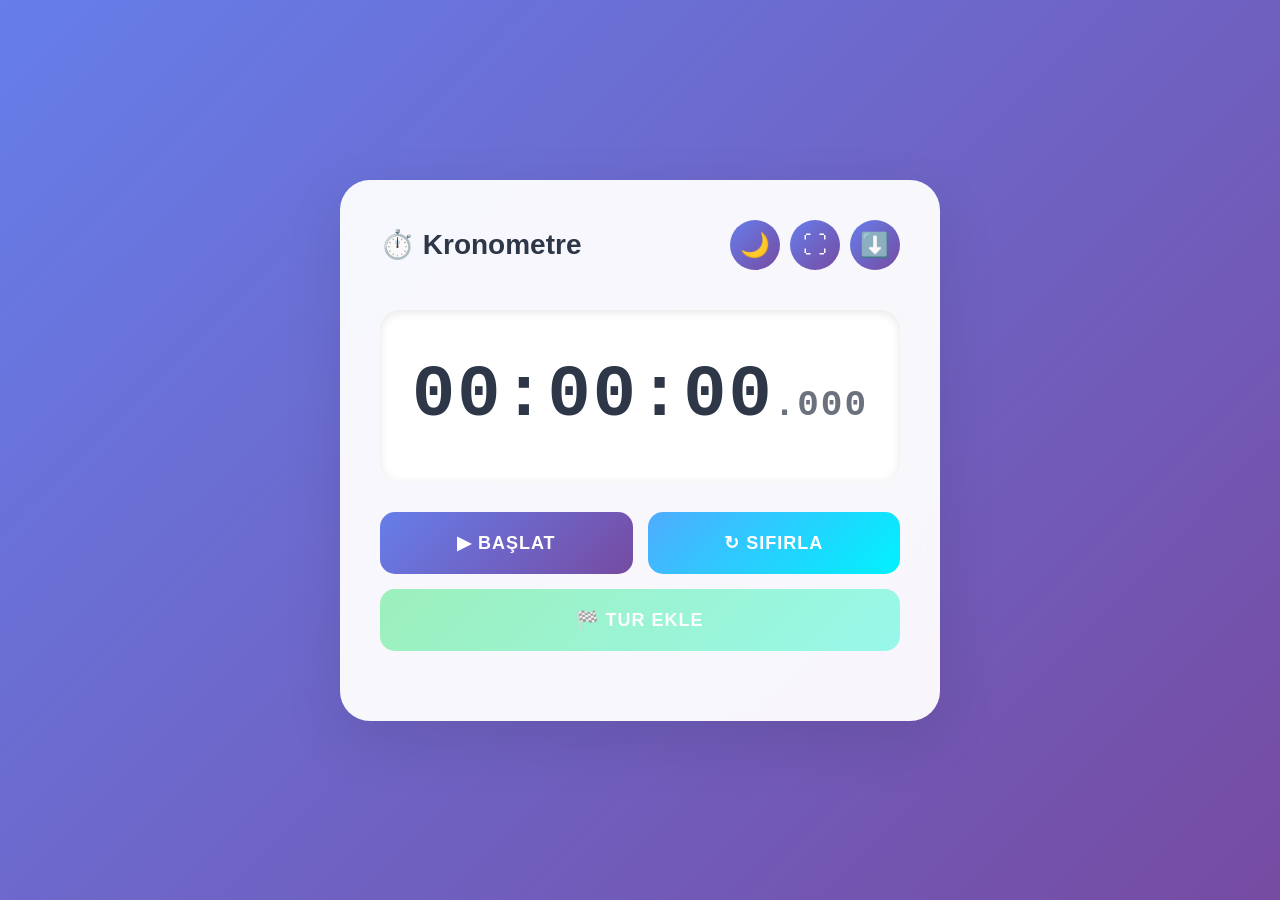
<file: index.html>
<!DOCTYPE html>
<html lang="tr">
<head>
    <meta charset="UTF-8">
    <meta name="viewport" content="width=device-width, initial-scale=1.0">
    <meta name="description" content="Modern, hızlı ve kullanıcı dostu kronometre uygulaması. Tur zamanı, CSV indirme ve offline çalışma özelliği.">
    <meta name="keywords" content="kronometre, stopwatch, zamanlayıcı, timer, tur zamanı">
    <meta property="og:title" content="Modern Kronometre">
    <meta property="og:description" content="Profesyonel kronometre uygulaması - Milisaniye hassasiyetinde">
    <meta property="og:type" content="website">
    <meta name="theme-color" content="#667eea">
    <link rel="manifest" href="[data-uri]">
    <title>Modern Kronometre ⏱️</title>
    <style>
        /* CSS Reset ve Base Styles */
        * {
            margin: 0;
            padding: 0;
            box-sizing: border-box;
        }

        :root {
            /* Light Theme Colors */
            --bg-primary: linear-gradient(135deg, #667eea 0%, #764ba2 100%);
            --bg-secondary: #ffffff;
            --text-primary: #2d3748;
            --text-secondary: #718096;
            --card-bg: rgba(255, 255, 255, 0.95);
            --shadow: rgba(0, 0, 0, 0.1);
            --btn-start: linear-gradient(135deg, #667eea 0%, #764ba2 100%);
            --btn-stop: linear-gradient(135deg, #f093fb 0%, #f5576c 100%);
            --btn-reset: linear-gradient(135deg, #4facfe 0%, #00f2fe 100%);
            --btn-lap: linear-gradient(135deg, #43e97b 0%, #38f9d7 100%);
            --lap-odd: #f7fafc;
            --lap-even: #edf2f7;
        }

        [data-theme="dark"] {
            /* Dark Theme Colors */
            --bg-primary: linear-gradient(135deg, #1a1a2e 0%, #16213e 100%);
            --bg-secondary: #0f0f1e;
            --text-primary: #e2e8f0;
            --text-secondary: #a0aec0;
            --card-bg: rgba(26, 32, 44, 0.95);
            --shadow: rgba(0, 0, 0, 0.5);
            --lap-odd: #2d3748;
            --lap-even: #1a202c;
        }

        body {
            font-family: -apple-system, BlinkMacSystemFont, 'Segoe UI', Roboto, Oxygen, Ubuntu, sans-serif;
            background: var(--bg-primary);
            min-height: 100vh;
            display: flex;
            align-items: center;
            justify-content: center;
            padding: 20px;
            color: var(--text-primary);
            transition: background 0.5s ease;
        }

        /* Main Container */
        .container {
            background: var(--card-bg);
            backdrop-filter: blur(10px);
            border-radius: 30px;
            padding: 40px;
            box-shadow: 0 20px 60px var(--shadow);
            max-width: 600px;
            width: 100%;
            transition: all 0.3s ease;
        }

        /* Header */
        .header {
            display: flex;
            justify-content: space-between;
            align-items: center;
            margin-bottom: 40px;
        }

        .header h1 {
            font-size: 28px;
            font-weight: 700;
            color: var(--text-primary);
            display: flex;
            align-items: center;
            gap: 10px;
        }

        .controls-top {
            display: flex;
            gap: 10px;
        }

        /* Theme Toggle Button */
        .theme-toggle, .fullscreen-btn, .download-btn {
            width: 50px;
            height: 50px;
            border-radius: 50%;
            border: none;
            background: var(--btn-start);
            color: white;
            font-size: 24px;
            cursor: pointer;
            transition: all 0.3s ease;
            display: flex;
            align-items: center;
            justify-content: center;
        }

        .theme-toggle:hover, .fullscreen-btn:hover, .download-btn:hover {
            transform: scale(1.1);
            box-shadow: 0 5px 20px rgba(102, 126, 234, 0.4);
        }

        .theme-toggle:active, .fullscreen-btn:active, .download-btn:active {
            transform: scale(0.95);
        }

        /* Display Area */
        .display {
            background: var(--bg-secondary);
            border-radius: 20px;
            padding: 50px 30px;
            margin-bottom: 30px;
            text-align: center;
            box-shadow: inset 0 2px 10px var(--shadow);
        }

        .time {
            font-family: 'Courier New', monospace;
            font-size: 72px;
            font-weight: 700;
            color: var(--text-primary);
            letter-spacing: 2px;
            line-height: 1;
        }

        .milliseconds {
            font-size: 36px;
            opacity: 0.7;
        }

        /* Buttons Container */
        .buttons {
            display: grid;
            grid-template-columns: repeat(2, 1fr);
            gap: 15px;
            margin-bottom: 30px;
        }

        .btn {
            padding: 20px;
            border: none;
            border-radius: 15px;
            font-size: 18px;
            font-weight: 600;
            color: white;
            cursor: pointer;
            transition: all 0.3s ease;
            text-transform: uppercase;
            letter-spacing: 1px;
            position: relative;
            overflow: hidden;
        }

        .btn::before {
            content: '';
            position: absolute;
            top: 50%;
            left: 50%;
            width: 0;
            height: 0;
            border-radius: 50%;
            background: rgba(255, 255, 255, 0.3);
            transform: translate(-50%, -50%);
            transition: width 0.6s, height 0.6s;
        }

        .btn:hover::before {
            width: 300px;
            height: 300px;
        }

        .btn:active {
            transform: scale(0.95);
        }

        .btn-start {
            background: var(--btn-start);
        }

        .btn-stop {
            background: var(--btn-stop);
        }

        .btn-reset {
            background: var(--btn-reset);
        }

        .btn-lap {
            background: var(--btn-lap);
            grid-column: span 2;
        }

        .btn:disabled {
            opacity: 0.5;
            cursor: not-allowed;
        }

        /* Lap Times Section */
        .laps-section {
            margin-top: 30px;
        }

        .laps-header {
            display: flex;
            justify-content: space-between;
            align-items: center;
            margin-bottom: 15px;
        }

        .laps-header h3 {
            color: var(--text-primary);
            font-size: 20px;
        }

        .laps-list {
            max-height: 300px;
            overflow-y: auto;
            border-radius: 15px;
            background: var(--bg-secondary);
            padding: 10px;
        }

        .laps-list::-webkit-scrollbar {
            width: 8px;
        }

        .laps-list::-webkit-scrollbar-track {
            background: transparent;
        }

        .laps-list::-webkit-scrollbar-thumb {
            background: var(--btn-start);
            border-radius: 10px;
        }

        .lap-item {
            display: grid;
            grid-template-columns: 60px 1fr 1fr;
            gap: 15px;
            padding: 15px;
            border-radius: 10px;
            margin-bottom: 8px;
            animation: slideIn 0.3s ease;
            font-family: 'Courier New', monospace;
        }

        .lap-item:nth-child(odd) {
            background: var(--lap-odd);
        }

        .lap-item:nth-child(even) {
            background: var(--lap-even);
        }

        .lap-number {
            font-weight: 700;
            color: #667eea;
        }

        .lap-time, .lap-total {
            color: var(--text-primary);
        }

        @keyframes slideIn {
            from {
                opacity: 0;
                transform: translateY(-10px);
            }
            to {
                opacity: 1;
                transform: translateY(0);
            }
        }

        /* Empty State */
        .empty-state {
            text-align: center;
            padding: 40px;
            color: var(--text-secondary);
            font-style: italic;
        }

        /* Responsive Design */
        @media (max-width: 768px) {
            .container {
                padding: 25px;
                border-radius: 20px;
            }

            .header h1 {
                font-size: 22px;
            }

            .time {
                font-size: 56px;
            }

            .milliseconds {
                font-size: 28px;
            }

            .btn {
                padding: 18px;
                font-size: 16px;
            }

            .theme-toggle, .fullscreen-btn, .download-btn {
                width: 45px;
                height: 45px;
                font-size: 20px;
            }

            .lap-item {
                grid-template-columns: 50px 1fr 1fr;
                gap: 10px;
                padding: 12px;
                font-size: 14px;
            }
        }

        @media (max-width: 480px) {
            .container {
                padding: 20px;
            }

            .time {
                font-size: 48px;
            }

            .milliseconds {
                font-size: 24px;
            }

            .buttons {
                gap: 10px;
            }

            .btn {
                padding: 15px;
                font-size: 14px;
            }
        }

        /* Fullscreen Styles */
        .fullscreen {
            position: fixed;
            top: 0;
            left: 0;
            right: 0;
            bottom: 0;
            z-index: 9999;
            max-width: 100%;
            border-radius: 0;
            display: flex;
            flex-direction: column;
            justify-content: center;
        }

        /* Pulse Animation for Running State */
        @keyframes pulse {
            0%, 100% {
                box-shadow: 0 0 0 0 rgba(102, 126, 234, 0.7);
            }
            50% {
                box-shadow: 0 0 0 20px rgba(102, 126, 234, 0);
            }
        }

        .display.running {
            animation: pulse 2s infinite;
        }
    </style>
</head>
<body>
    <div class="container" id="mainContainer">
        <!-- Header -->
        <div class="header">
            <h1>⏱️ Kronometre</h1>
            <div class="controls-top">
                <button class="theme-toggle" id="themeToggle" title="Tema Değiştir">🌙</button>
                <button class="fullscreen-btn" id="fullscreenBtn" title="Tam Ekran">⛶</button>
                <button class="download-btn" id="downloadBtn" title="CSV İndir">⬇️</button>
            </div>
        </div>

        <!-- Display -->
        <div class="display" id="display">
            <div class="time">
                <span id="hours">00</span>:<span id="minutes">00</span>:<span id="seconds">00</span><span class="milliseconds">.<span id="milliseconds">000</span></span>
            </div>
        </div>

        <!-- Control Buttons -->
        <div class="buttons">
            <button class="btn btn-start" id="startBtn">▶ Başlat</button>
            <button class="btn btn-reset" id="resetBtn">↻ Sıfırla</button>
            <button class="btn btn-lap" id="lapBtn" disabled>🏁 Tur Ekle</button>
        </div>

        <!-- Lap Times -->
        <div class="laps-section" id="lapsSection" style="display: none;">
            <div class="laps-header">
                <h3>📊 Tur Zamanları</h3>
            </div>
            <div class="laps-list" id="lapsList">
                <div class="empty-state">Henüz tur eklenmedi</div>
            </div>
        </div>
    </div>

    <script>
        // Stopwatch Class - Modern ve performanslı kronometre yönetimi
        class Stopwatch {
            constructor() {
                this.startTime = 0;
                this.elapsedTime = 0;
                this.isRunning = false;
                this.animationId = null;
                this.laps = [];
                this.lastLapTime = 0;
                
                // Load saved state from localStorage
                this.loadState();
                
                // DOM Elements
                this.elements = {
                    hours: document.getElementById('hours'),
                    minutes: document.getElementById('minutes'),
                    seconds: document.getElementById('seconds'),
                    milliseconds: document.getElementById('milliseconds'),
                    display: document.getElementById('display'),
                    startBtn: document.getElementById('startBtn'),
                    resetBtn: document.getElementById('resetBtn'),
                    lapBtn: document.getElementById('lapBtn'),
                    lapsList: document.getElementById('lapsList'),
                    lapsSection: document.getElementById('lapsSection'),
                    themeToggle: document.getElementById('themeToggle'),
                    fullscreenBtn: document.getElementById('fullscreenBtn'),
                    downloadBtn: document.getElementById('downloadBtn'),
                    container: document.getElementById('mainContainer')
                };
                
                this.initEventListeners();
                this.updateDisplay();
                
                // Resume if was running
                if (this.isRunning) {
                    this.start();
                }
                
                // Update laps display
                if (this.laps.length > 0) {
                    this.displayLaps();
                }
            }
            
            // Event Listeners
            initEventListeners() {
                this.elements.startBtn.addEventListener('click', () => this.toggle());
                this.elements.resetBtn.addEventListener('click', () => this.reset());
                this.elements.lapBtn.addEventListener('click', () => this.addLap());
                this.elements.themeToggle.addEventListener('click', () => this.toggleTheme());
                this.elements.fullscreenBtn.addEventListener('click', () => this.toggleFullscreen());
                this.elements.downloadBtn.addEventListener('click', () => this.downloadCSV());
                
                // Keyboard shortcuts
                document.addEventListener('keydown', (e) => {
                    if (e.code === 'Space') {
                        e.preventDefault();
                        this.toggle();
                    } else if (e.code === 'KeyR') {
                        this.reset();
                    } else if (e.code === 'KeyL' && !this.elements.lapBtn.disabled) {
                        this.addLap();
                    }
                });
            }
            
            // Start/Stop toggle
            toggle() {
                if (this.isRunning) {
                    this.stop();
                } else {
                    this.start();
                }
            }
            
            // Start stopwatch
            start() {
                if (!this.isRunning) {
                    this.startTime = Date.now() - this.elapsedTime;
                    this.isRunning = true;
                    this.elements.startBtn.innerHTML = '⏸ Durdur';
                    this.elements.startBtn.classList.remove('btn-start');
                    this.elements.startBtn.classList.add('btn-stop');
                    this.elements.lapBtn.disabled = false;
                    this.elements.display.classList.add('running');
                    this.update();
                    this.saveState();
                }
            }
            
            // Stop stopwatch
            stop() {
                if (this.isRunning) {
                    this.isRunning = false;
                    this.elapsedTime = Date.now() - this.startTime;
                    cancelAnimationFrame(this.animationId);
                    this.elements.startBtn.innerHTML = '▶ Başlat';
                    this.elements.startBtn.classList.remove('btn-stop');
                    this.elements.startBtn.classList.add('btn-start');
                    this.elements.display.classList.remove('running');
                    this.saveState();
                }
            }
            
            // Reset stopwatch
            reset() {
                this.stop();
                this.elapsedTime = 0;
                this.laps = [];
                this.lastLapTime = 0;
                this.updateDisplay();
                this.elements.lapBtn.disabled = true;
                this.elements.lapsSection.style.display = 'none';
                this.elements.lapsList.innerHTML = '<div class="empty-state">Henüz tur eklenmedi</div>';
                this.saveState();
            }
            
            // Update display using requestAnimationFrame for smooth performance
            update() {
                if (this.isRunning) {
                    this.elapsedTime = Date.now() - this.startTime;
                    this.updateDisplay();
                    this.animationId = requestAnimationFrame(() => this.update());
                }
            }
            
            // Update time display
            updateDisplay() {
                const time = this.elapsedTime;
                const hours = Math.floor(time / 3600000);
                const minutes = Math.floor((time % 3600000) / 60000);
                const seconds = Math.floor((time % 60000) / 1000);
                const milliseconds = Math.floor((time % 1000));
                
                this.elements.hours.textContent = this.pad(hours);
                this.elements.minutes.textContent = this.pad(minutes);
                this.elements.seconds.textContent = this.pad(seconds);
                this.elements.milliseconds.textContent = this.pad(milliseconds, 3);
            }
            
            // Add lap time
            addLap() {
                const currentTime = this.elapsedTime;
                const lapTime = currentTime - this.lastLapTime;
                
                this.laps.unshift({
                    number: this.laps.length + 1,
                    lapTime: lapTime,
                    totalTime: currentTime
                });
                
                this.lastLapTime = currentTime;
                this.displayLaps();
                this.saveState();
            }
            
            // Display lap times
            displayLaps() {
                this.elements.lapsSection.style.display = 'block';
                this.elements.lapsList.innerHTML = '';
                
                this.laps.forEach(lap => {
                    const lapElement = document.createElement('div');
                    lapElement.className = 'lap-item';
                    lapElement.innerHTML = `
                        <div class="lap-number">#${lap.number}</div>
                        <div class="lap-time">${this.formatTime(lap.lapTime)}</div>
                        <div class="lap-total">${this.formatTime(lap.totalTime)}</div>
                    `;
                    this.elements.lapsList.appendChild(lapElement);
                });
            }
            
            // Format time for display
            formatTime(ms) {
                const hours = Math.floor(ms / 3600000);
                const minutes = Math.floor((ms % 3600000) / 60000);
                const seconds = Math.floor((ms % 60000) / 1000);
                const milliseconds = Math.floor((ms % 1000));
                
                if (hours > 0) {
                    return `${this.pad(hours)}:${this.pad(minutes)}:${this.pad(seconds)}.${this.pad(milliseconds, 3)}`;
                }
                return `${this.pad(minutes)}:${this.pad(seconds)}.${this.pad(milliseconds, 3)}`;
            }
            
            // Pad numbers with zeros
            pad(num, size = 2) {
                return String(num).padStart(size, '0');
            }
            
            // Toggle theme
            toggleTheme() {
                const html = document.documentElement;
                const currentTheme = html.getAttribute('data-theme');
                const newTheme = currentTheme === 'dark' ? 'light' : 'dark';
                
                html.setAttribute('data-theme', newTheme);
                this.elements.themeToggle.textContent = newTheme === 'dark' ? '☀️' : '🌙';
                localStorage.setItem('theme', newTheme);
            }
            
            // Toggle fullscreen
            toggleFullscreen() {
                if (!document.fullscreenElement) {
                    this.elements.container.requestFullscreen().catch(err => {
                        console.log('Fullscreen error:', err);
                    });
                    this.elements.container.classList.add('fullscreen');
                    this.elements.fullscreenBtn.textContent = '✕';
                } else {
                    document.exitFullscreen();
                    this.elements.container.classList.remove('fullscreen');
                    this.elements.fullscreenBtn.textContent = '⛶';
                }
            }
            
            // Download CSV
            downloadCSV() {
                if (this.laps.length === 0) {
                    alert('İndirilecek tur zamanı bulunmuyor!');
                    return;
                }
                
                let csv = 'Tur No,Tur Süresi,Toplam Süre\n';
                
                [...this.laps].reverse().forEach(lap => {
                    csv += `${lap.number},${this.formatTime(lap.lapTime)},${this.formatTime(lap.totalTime)}\n`;
                });
                
                const blob = new Blob([csv], { type: 'text/csv;charset=utf-8;' });
                const link = document.createElement('a');
                const url = URL.createObjectURL(blob);
                
                link.setAttribute('href', url);
                link.setAttribute('download', `kronometre_${new Date().toISOString().slice(0,10)}.csv`);
                link.style.visibility = 'hidden';
                
                document.body.appendChild(link);
                link.click();
                document.body.removeChild(link);
            }
            
            // Save state to localStorage
            saveState() {
                const state = {
                    elapsedTime: this.elapsedTime,
                    isRunning: this.isRunning,
                    laps: this.laps,
                    lastLapTime: this.lastLapTime,
                    startTime: this.isRunning ? this.startTime : 0
                };
                localStorage.setItem('stopwatchState', JSON.stringify(state));
            }
            
            // Load state from localStorage
            loadState() {
                const saved = localStorage.getItem('stopwatchState');
                if (saved) {
                    const state = JSON.parse(saved);
                    this.elapsedTime = state.elapsedTime || 0;
                    this.isRunning = state.isRunning || false;
                    this.laps = state.laps || [];
                    this.lastLapTime = state.lastLapTime || 0;
                    
                    if (this.isRunning && state.startTime) {
                        this.startTime = state.startTime;
                    }
                }
            }
        }
        
        // Initialize theme from localStorage
        const savedTheme = localStorage.getItem('theme') || 'light';
        document.documentElement.setAttribute('data-theme', savedTheme);
        
        // Initialize stopwatch when DOM is loaded
        let stopwatch;
        if (document.readyState === 'loading') {
            document.addEventListener('DOMContentLoaded', () => {
                stopwatch = new Stopwatch();
            });
        } else {
            stopwatch = new Stopwatch();
        }
        
        // Update theme toggle icon
        window.addEventListener('load', () => {
            const theme = document.documentElement.getAttribute('data-theme');
            document.getElementById('themeToggle').textContent = theme === 'dark' ? '☀️' : '🌙';
        });
        
        // Service Worker registration for PWA
        if ('serviceWorker' in navigator) {
            window.addEventListener('load', () => {
                navigator.serviceWorker.register('[data-uri]')
                    .then(reg => console.log('PWA Ready'))
                    .catch(err => console.log('SW Error:', err));
            });
        }
    </script>
</body>
</html>
</file>
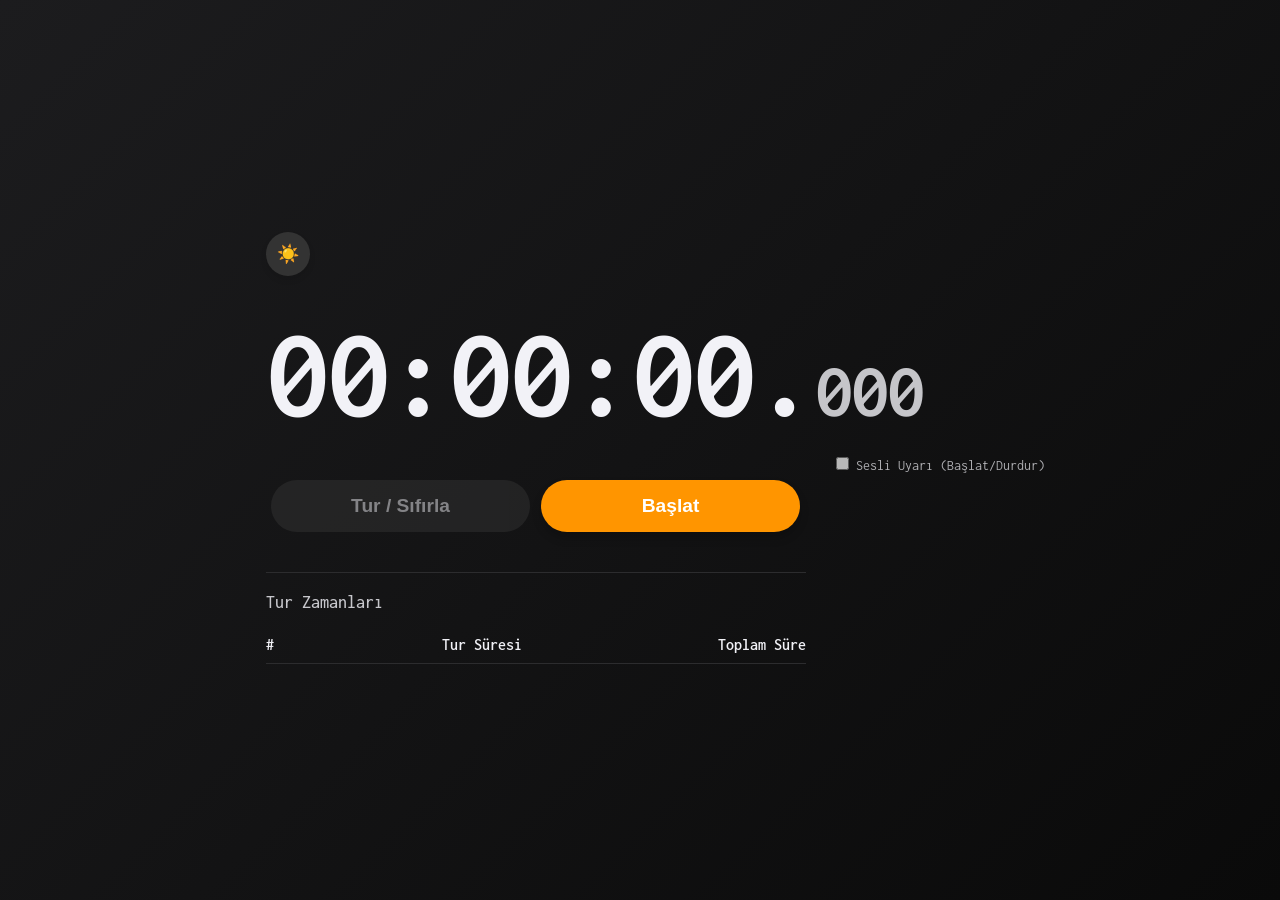
<file: index1.html>
<!DOCTYPE html>
<html lang="tr">
<head>
    <meta charset="UTF-8">
    <meta name="viewport" content="width=device-width, initial-scale=1.0">
    <title>Modern Kronometre | Minimal & Hızlı</title>

    <meta name="description" content="Modern, hızlı, milisaniye hassasiyetinde ve tam responsive kronometre web uygulaması.">
    <meta name="keywords" content="kronometre, stopwatch, lap time, zamanlayıcı, modern, minimal, responsive, PWA">
    <meta name="author" content="Gemini AI">
    
    <meta property="og:title" content="Modern Kronometre">
    <meta property="og:description" content="Minimal ve requestAnimationFrame tabanlı yüksek performanslı kronometre.">
    <meta property="og:type" content="website">
    <meta property="og:url" content="[Sitenizin URL'si]">
    <link rel="manifest" href="manifest.json">
    <meta name="theme-color" content="#1c1c1e"> 
    <link rel="apple-touch-icon" href="icons/apple-icon-180.png"> 

    <link href="https://fonts.googleapis.com/css2?family=Inconsolata:wght@400;700&display=swap" rel="stylesheet">
    
    <link rel="stylesheet" href="style.css">
</head>
<body>
    <div class="container">
        <div class="header-controls">
            <button id="theme-toggle" class="control-button" aria-label="Tema Değiştir">
                <span class="icon">☀️</span>
            </button>
            <button id="fullscreen-toggle" class="control-button mobile-only" aria-label="Tam Ekran Modu">
                <span class="icon">💻</span>
            </button>
        </div>

        <div class="stopwatch-display">
            <span id="hours">00</span>:<span id="minutes">00</span>:<span id="seconds">00</span>.<span id="milliseconds">000</span>
        </div>
        
        <div class="controls-group">
            <button id="lap-reset-button" class="action-button reset-lap-button" disabled>Tur / Sıfırla</button>
            <button id="start-stop-button" class="action-button start-stop-button">Başlat</button>
        </div>

        <div class="laps-container">
            <h3>Tur Zamanları</h3>
            <div class="laps-header">
                <span class="lap-number-header">#</span>
                <span class="lap-duration-header">Tur Süresi</span>
                <span class="total-time-header">Toplam Süre</span>
            </div>
            <ul id="laps-list" class="laps-list">
                </ul>
        </div>

        <button id="download-csv-button" class="download-button" style="display:none;" disabled>CSV İndir</button>
    </div>

    <div class="audio-control">
        <label for="audio-checkbox">
            <input type="checkbox" id="audio-checkbox"> Sesli Uyarı (Başlat/Durdur)
        </label>
        </div>

    <script src="script.js"></script>

    <script>
        if ('serviceWorker' in navigator) {
            window.addEventListener('load', () => {
                navigator.serviceWorker.register('service-worker.js')
                    .then(reg => console.log('Service Worker: Kayıt başarılı!', reg.scope))
                    .catch(err => console.log('Service Worker: Kayıt başarısız!', err));
            });
        }
    </script>
</body>
</html>
</file>
<file: style.css>
/* Genel Ayarlar ve Reset */
:root {
    /* Koyu Tema Değişkenleri (Varsayılan) */
    --background-start: #1c1c1e; /* Koyu Gri (Apple Dark) */
    --background-end: #0a0a0a;
    --text-color: #f2f2f7; /* Açık Gri */
    --button-bg: #333333;
    --button-bg-hover: #444444;
    --accent-color: #ff9500; /* Apple Turuncusu */
    --accent-color-hover: #ffad33;
    --lap-list-bg: rgba(255, 255, 255, 0.05);
    --border-color: #2c2c2e;
    --lap-text-color: #c7c7cc;
}

/* Light Tema Geçişi */
.light-theme {
    --background-start: #f2f2f7; /* Açık Gri */
    --background-end: #ffffff;
    --text-color: #1c1c1e; /* Koyu Gri */
    --button-bg: #e5e5ea;
    --button-bg-hover: #d1d1d6;
    --accent-color: #007aff; /* Apple Mavisi */
    --accent-color-hover: #3394ff;
    --lap-list-bg: rgba(0, 0, 0, 0.05);
    --border-color: #d1d1d6;
    --lap-text-color: #3c3c43;
}

* {
    margin: 0;
    padding: 0;
    box-sizing: border-box;
}

body {
    font-family: 'Inconsolata', monospace; /* Dijital Saat Fontu */
    display: flex;
    justify-content: center;
    align-items: center;
    min-height: 100vh;
    background: linear-gradient(135deg, var(--background-start), var(--background-end));
    color: var(--text-color);
    transition: background 0.5s ease, color 0.5s ease;
}

.container {
    width: 90%;
    max-width: 600px;
    padding: 30px;
    background-color: transparent;
    border-radius: 20px;
    text-align: center;
}

/* --- Başlık ve Kontrol Butonları --- */

.header-controls {
    display: flex;
    justify-content: space-between;
    margin-bottom: 30px;
}

.control-button {
    background: var(--button-bg);
    color: var(--text-color);
    border: none;
    padding: 10px;
    border-radius: 50%;
    width: 44px; /* Dokunmatik Uyumlu Min Boyut */
    height: 44px;
    cursor: pointer;
    font-size: 18px;
    transition: background 0.2s ease, transform 0.1s ease;
    box-shadow: 0 4px 6px rgba(0, 0, 0, 0.1);
}

.control-button:hover {
    background: var(--button-bg-hover);
}

.control-button:active {
    transform: scale(0.95);
}

/* --- Kronometre Göstergesi --- */

.stopwatch-display {
    font-size: 8rem; /* Büyük Font */
    font-weight: 700;
    margin-bottom: 40px;
    letter-spacing: -3px; /* Apple tarzı sıkışık görünüm */
}

/* Milisaniye Font Boyutu */
.stopwatch-display #milliseconds {
    font-size: 0.6em; 
    opacity: 0.8;
}

/* --- Ana Aksiyon Butonları --- */

.controls-group {
    display: flex;
    justify-content: space-around;
    margin-bottom: 40px;
}

.action-button {
    width: 48%;
    padding: 15px 0;
    border: none;
    border-radius: 40px; /* Yuvarlatılmış */
    font-size: 1.2rem;
    font-weight: 600;
    cursor: pointer;
    transition: background 0.3s ease, transform 0.1s ease, color 0.3s ease;
    box-shadow: 0 6px 10px rgba(0, 0, 0, 0.2);
}

/* Lap / Reset Butonu Stili */
.reset-lap-button {
    background: var(--button-bg);
    color: var(--text-color);
}

.reset-lap-button:hover:not(:disabled) {
    background: var(--button-bg-hover);
}

/* Başlat / Durdur Butonu Stili */
.start-stop-button {
    background: var(--accent-color);
    color: #fff;
}

.start-stop-button:hover {
    background: var(--accent-color-hover);
}

/* Durum: Çalışıyor (Dur) */
.stopwatch-running #start-stop-button {
    background: #dc3545; /* Kırmızı Durdur */
}

.stopwatch-running #start-stop-button:hover {
    background: #c82333;
}

/* Devre Dışı Bırakılmış Butonlar */
.action-button:disabled {
    opacity: 0.5;
    cursor: not-allowed;
    box-shadow: none;
}

/* --- Tur Zamanları Listesi (Lap Times) --- */

.laps-container {
    margin-top: 20px;
    border-top: 1px solid var(--border-color);
    padding-top: 20px;
    max-height: 250px;
    overflow-y: auto;
}

.laps-container h3 {
    text-align: left;
    margin-bottom: 15px;
    font-size: 1.1rem;
    font-weight: 500;
    color: var(--lap-text-color);
}

.laps-header,
.lap-item {
    display: flex;
    justify-content: space-between;
    padding: 10px 0;
    font-size: 1rem;
}

.laps-header {
    font-weight: 600;
    border-bottom: 1px solid var(--border-color);
    margin-bottom: 5px;
}

.lap-item {
    border-bottom: 1px dashed var(--lap-list-bg);
    color: var(--lap-text-color);
}

.lap-item:last-child {
    border-bottom: none;
}

.lap-number-header, .lap-number { flex: 1; text-align: left; }
.lap-duration-header, .lap-duration { flex: 2; text-align: center; }
.total-time-header, .total-time { flex: 2; text-align: right; }

/* CSV İndirme Butonu */
.download-button {
    margin-top: 20px;
    padding: 10px 20px;
    border: none;
    border-radius: 20px;
    background: var(--accent-color);
    color: #fff;
    font-size: 1rem;
    cursor: pointer;
    transition: background 0.2s ease, transform 0.1s ease;
}

.download-button:hover:not(:disabled) {
    background: var(--accent-color-hover);
}

/* Sesli Uyarı Kontrolü */
.audio-control {
    margin-top: 30px;
    font-size: 0.9rem;
    opacity: 0.7;
}

/* --- Duyarlılık (Responsive) Ayarları --- */

/* Mobil ve Tablet İçin Ortak Ayarlar */
@media (max-width: 768px) {
    .container {
        padding: 20px;
        width: 100%;
        min-height: 100vh;
        border-radius: 0;
    }
    
    .stopwatch-display {
        font-size: 5rem; /* Mobil için daha küçük */
        margin-bottom: 30px;
    }

    .controls-group {
        margin-bottom: 30px;
    }

    .lap-number-header, .lap-number { flex: 1; }
    .lap-duration-header, .lap-duration { flex: 1.5; }
    .total-time-header, .total-time { flex: 1.5; }
}

/* Sadece Mobil İçin Görüntülenen Buton */
.mobile-only {
    display: none;
}
@media (max-width: 600px) {
    .mobile-only {
        display: block;
    }
}
</file>
